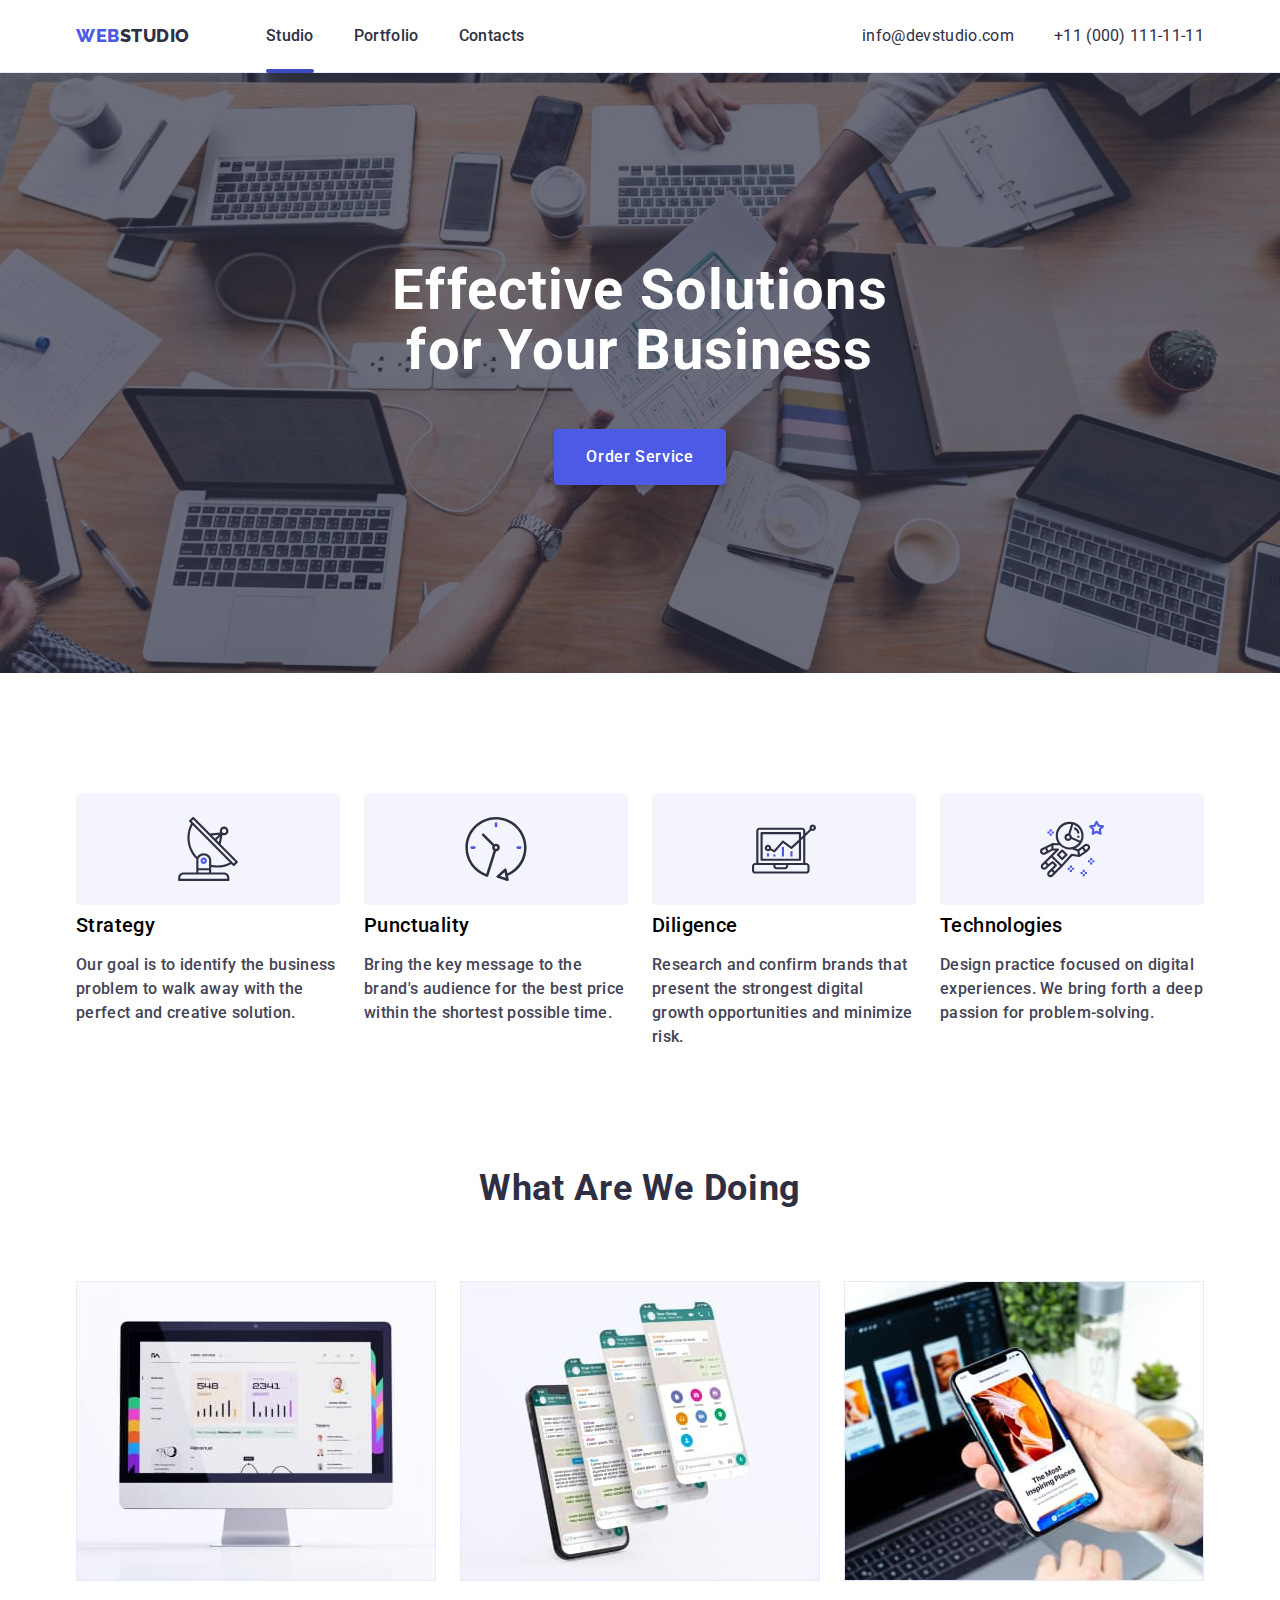
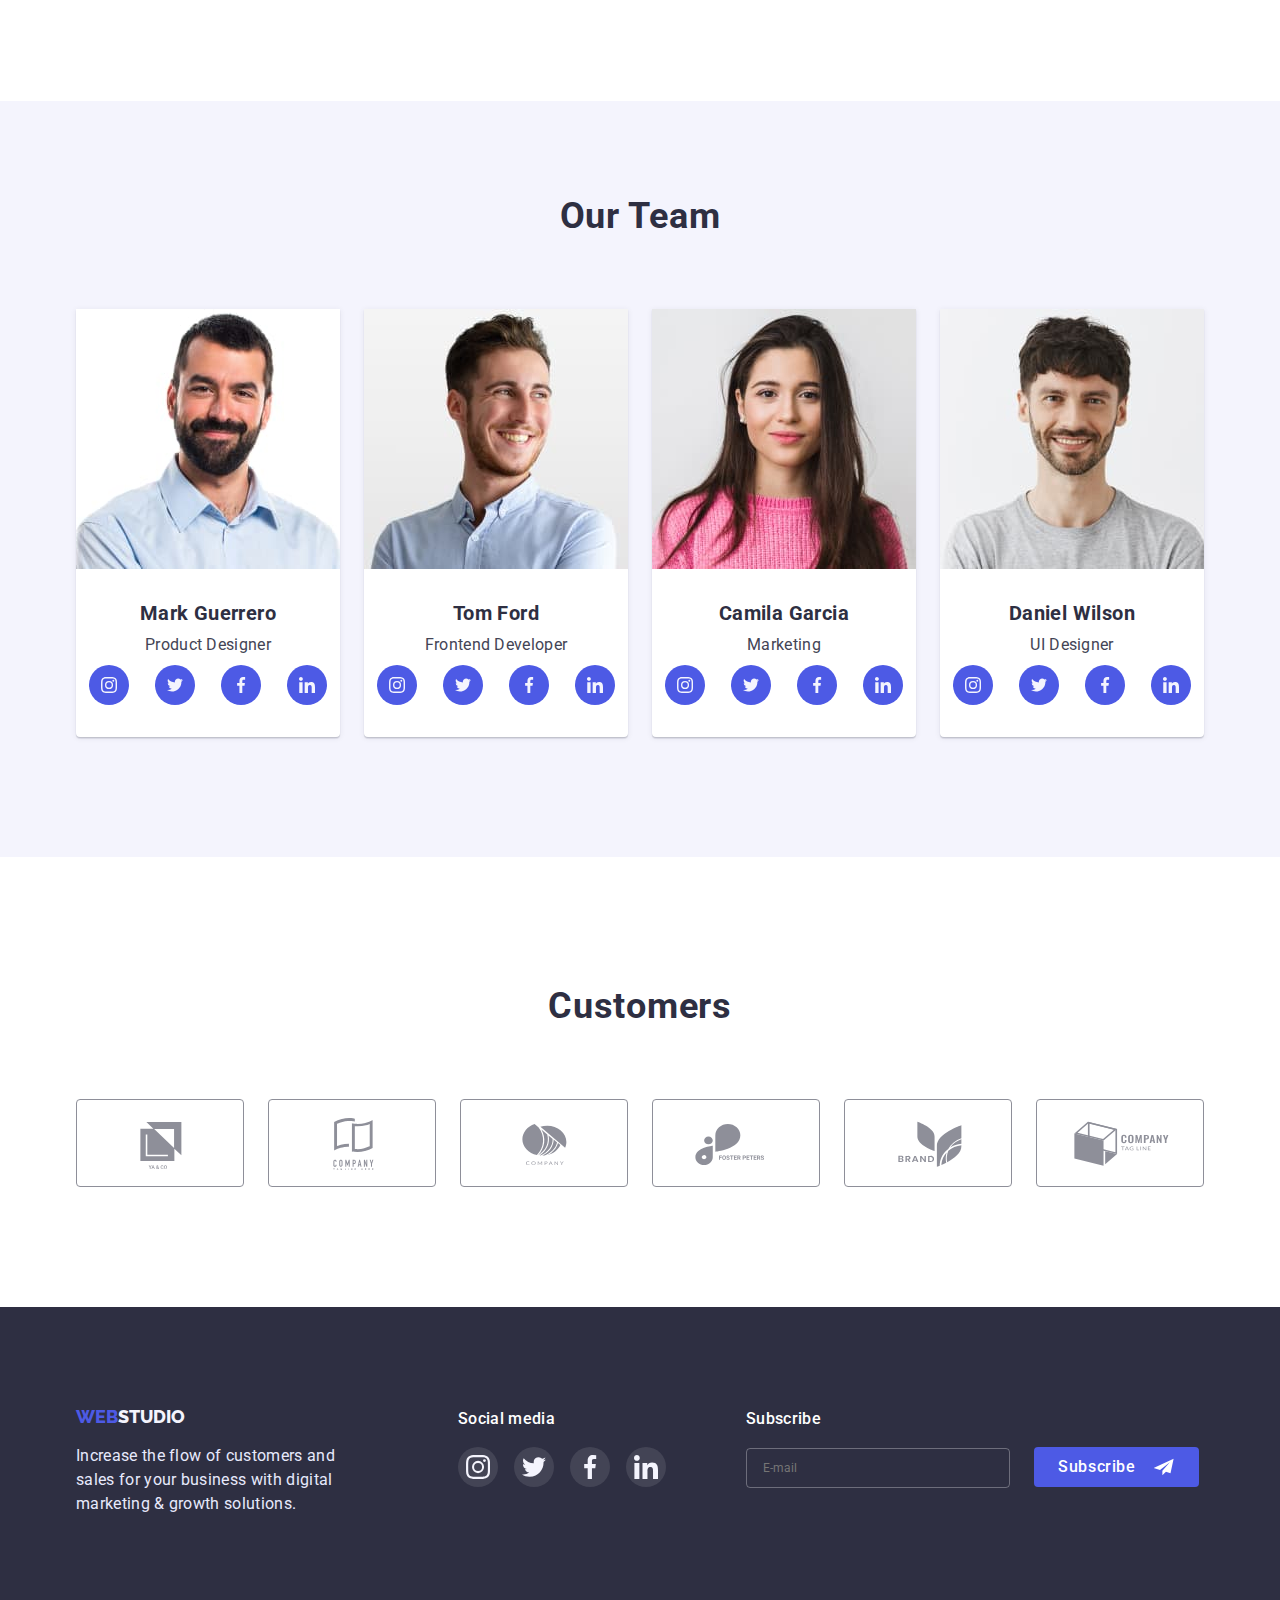
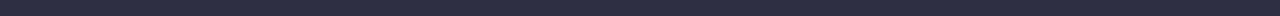
<file: index.html>
<!DOCTYPE html>
<html lang="en">
<head>
    <meta charset="UTF-8">
    <meta http-equiv="X-UA-Compatible" content="IE=edge">
    <meta name="viewport" content="width=device-width, initial-scale=1.0">
    <title>WebStudio</title>
    <link rel="preconnect" href="https://fonts.googleapis.com">
    <link rel="preconnect" href="https://fonts.gstatic.com" crossorigin>
    <link href="https://fonts.googleapis.com/css2?family=Raleway:wght@800&family=Roboto:wght@400;500;700&display=swap"
        rel="stylesheet">
    <link rel="stylesheet" href="https://cdn.jsdelivr.net/npm/modern-normalize@1.1.0/modern-normalize.min.css">
    <link rel="stylesheet" href="./css/styles.css">
    <link rel="stylesheet" href="./css/mobile-first.css">
</head>

<body class="body no-scroll">
    <!--___________________________________HEADER___________ -->
    <header class="page-header">
<div class="container header-conteiner">
        <nav class="navigation">
            <a class="link logo-link" href="./index.html"><span class="color-dark-logo">WEB</span>STUDIO</a>
            <ul class="list header-menu-item">
                <li><a class="link link-color current" href="./index.html">Studio</a></li>
                <li><a class="link link-color" href="./portfolio.html"> Portfolio</a></li>
                <li><a class="link link-color" href="">Contacts</a></li>
            </ul>
        </nav>
        <button type="button" class="header-mob-menu-open js-open-menu">
            <svg class="header-burger" width="32" height="22" data-menu-open>
                <use href="./images/humburger-defs.svg#icon-humburger"></use>
            </svg>
        </button>
    <address class="address">
        <ul class="contacts list">
            <li><a class="link link-color " href="mailto:info@devstudio.com">info@devstudio.com</a></li>
            <li><a class="link link-color " href="tel:+110001111111">+11 (000) 111-11-11</a></li>
        </ul>
    </address>
</div>

<!-- ___________________________________________MOB-MENu___ -->
    <div class="mobile-menu is-hidden" data-menu>
        <div class="container mob-menu-container">
        <nav class="navigation">
            <ul class="menu list mobile-header-menu-item">
                <li class="mob-menu-link"><a class="link link-color" href="./index.html">Studio</a></li>
                <li class="mob-menu-link"><a class="link link-color" href="./portfolio.html"> Portfolio</a></li>
                <li class="mob-menu-link"><a class="link link-color" href="">Contacts</a></li>
            </ul>
        </nav>
        <button class="mobile-menu-btn-close modal-close" type="button" data-menu-close>  
            <svg class="close-modal-button">
                <use href="./images/symbol-defs-vector.svg#icon-vector"></use>
            </svg>
        </button>
        <div class="">
        <address class="mob-menu-address">
            <ul class="mobile-menu-contacts list">
                <li class="tel"><a class="link link-color " href="tel:+110001111111">+11 (000) 111-11-11</a></li>
                <li class="mail"><a class="link link-color " href="mailto:info@devstudio.com">info@devstudio.com</a></li>
            </ul>
        </address>
            <div class="mobile-menu-soc-icon-list">
            <ul class="for-flex-mob-icon-soc">
                <li class="list-icon-soc list">
                    <a href="" class="mobile-menu-soc-icon-link soc-icon-link">
                        <svg class="mobile-menu-soc-icon soc-icon" width="24" height="24">
                            <use  href="./images/symbol-defs.svg#icon-instagram"></use>
                        </svg>
                    </a>
                </li>
                <li class="list-icon-soc list">
                    <a href="" class="mobile-menu-soc-icon-link soc-icon-link">
                        <svg class="mobile-menu-soc-icon soc-icon" width="24" height="24">
                            <use href="./images/symbol-defs.svg#icon-twitter"></use>
                        </svg>
                    </a>
                </li>
                <li class="list-icon-soc list">
                    <a href="" class="mobile-menu-soc-icon-link soc-icon-link">
                        <svg class="mobile-menu-soc-icon soc-icon" width="24" height="24">
                            <use href="./images/symbol-defs.svg#icon-facebook"></use>
                        </svg>
                    </a>
                </li>
                <li class="list-icon-soc list">
                    <a href="" class="mobile-menu-soc-icon-link soc-icon-link">
                        <svg class="mobile-menu-soc-icon soc-icon" width="24" height="24">
                            <use href="./images/symbol-defs.svg#icon-linkedin"></use>
                        </svg>
                    </a>
                </li>
            </ul>
            </div>
        </div>
    </div>
</header>
    <!-- ==================== /HEADER/ ==================== -->
    <main>
        <section class="hero hero-bg">
            <div class="container">
                <h1 class="title-hero">Effective Solutions for Your Business</h1>
                <button class="order-button box-hero data-modal-open" data-modal-open type="button">Order Service</button>
            </div>
        </section>  
        <section class="advantages section">
            <div class="container">
            <h2 class="title-advantages-hidden">our advantages</h2>
            <ul class="list advantages-list">
                <li class="advantages-general">
                    <div class="advantages-icon-box">
                        <svg class="advantages-icon" width="64" height="64">
                            <use href="./images/symbol-defs-3.svg#icon-strategy"></use>
                        </svg>
                    </div>
                    <h3 class="title-general-index">Strategy</h3>
                    <p class="text-general-index">Our goal is to identify the business problem to walk away with the perfect and creative solution.
                    </p>
                </li>
                <li class="advantages-general">
                    <div class="advantages-icon-box">
                        <svg class="advantages-icon" width="64" height="64">
                            <use href="./images/symbol-defs-3.svg#icon-punctuality"></use>
                        </svg>
                    </div>
                    <h3 class="title-general-index">Punctuality</h3>
                    <p class="text-general-index">Bring the key message to the brand's audience for the best price within the shortest possible
                        time.</p>
                </li>
                <li class="advantages-general">
                    <div class="advantages-icon-box">
                        <svg class="advantages-icon" width="64" height="64">
                            <use href="./images/symbol-defs-3.svg#icon-diligence"></use>
                        </svg>
                    </div>
                    <h3 class="title-general-index">Diligence</h3>
                    <p class="text-general-index">Research and confirm brands that present the strongest digital growth opportunities and minimize
                        risk.</p>
                </li>
                <li class="advantages-general">
                    <div class="advantages-icon-box">
                        <svg class="advantages-icon" width="64" height="64">
                            <use href="./images/symbol-defs-3.svg#icon-technologies"></use>
                        </svg>
                    </div>
                    <h3 class="title-general-index">Technologies</h3>
                    <p class="text-general-index">Design practice focused on digital experiences. We bring forth a deep passion for
                        problem-solving.</p>
                </li>
            </ul>
            </div>
        </section>
    <section class="section-jobs">
            <div class="container">
            <h2 class="title-jobs">What are we doing</h2>
            <ul class="list we-doing-list">
                <li class="image-jobs">
                    <img srcset="./images/about-img-1@x2.jpg 2x" src="./images/about-img-1.jpg" alt="computer monitor" width="360">
                </li>
                <li class="image-jobs">
                    <img srcset="./images/about-img-2@x2.jpg 2x" src="./images/about-img-2.jpg" alt="phone screen" width="360">
                </li>
                <li class="image-jobs">
                    <img srcset="./images/about-img-3@x2.jpg 2x" src="./images/about-img-3.jpg" alt="phone and laptop" width="360">
                </li>
            </ul>
            </div>
        </section>
        <section class="our-team section ">
        <div class="container">
            <h2 class="title-team">Our Team</h2>
            <ul class="title-team-list list">
                <li class="title-item-team">
                    <img srcset="./images/about-Mark@x2.jpg 2x" src="./images/about-Mark.jpg" alt="boy's photo" width="264">
                    <div class="our-team-resume">
                        <h3 class="title-general-team">Mark Guerrero</h3>
                        <p class="text-general-team">Product Designer</p>
                        <ul class="for-flex-icon-soc">
                            <li class="list-icon-soc-team list">
                                <a href="" class="soc-icon-link">
                                    <svg class="soc-icon" width="16" height="16">
                                        <use  href="./images/symbol-defs.svg#icon-instagram"></use>
                                    </svg>
                                </a>
                            </li>
                            <li class="list-icon-soc-team list">
                                <a href="" class="soc-icon-link">
                                    <svg class="soc-icon" width="16" height="16">
                                        <use href="./images/symbol-defs.svg#icon-twitter"></use>
                                    </svg>
                                </a>
                            </li>
                            <li class="list-icon-soc-team list">
                                <a href="" class="soc-icon-link">
                                    <svg class="soc-icon" width="16" height="16">
                                        <use href="./images/symbol-defs.svg#icon-facebook"></use>
                                    </svg>
                                </a>
                            </li>
                            <li class="list-icon-soc-team list">
                                <a href="" class="soc-icon-link">
                                    <svg class="soc-icon" width="16" height="16">
                                        <use href="./images/symbol-defs.svg#icon-linkedin"></use>
                                    </svg>
                                </a>
                            </li>
                        </ul>
                    </div>
                </li>
                <li class="title-item-team">
                    <img srcset="./images/about-Tom@x2.jpg 2x" src="./images/about-Tom.jpg" alt="boy's photo" width="264">
                    <div class="our-team-resume">
                        <h3 class="title-general-team">Tom Ford</h3>
                        <p class="text-general-team">Frontend Developer</p>
                        <ul class="for-flex-icon-soc">
                            <li class="list-icon-soc-team list">
                                <a href="" class="soc-icon-link">
                                    <svg class="soc-icon" width="16" height="16">
                                        <use  href="./images/symbol-defs.svg#icon-instagram"></use>
                                    </svg>
                                </a>
                            </li>
                            <li class="list-icon-soc-team list">
                                <a href="" class="soc-icon-link">
                                    <svg class="soc-icon" width="16" height="16">
                                        <use href="./images/symbol-defs.svg#icon-twitter"></use>
                                    </svg>
                                </a>
                            </li>
                            <li class="list-icon-soc-team list">
                                <a href="" class="soc-icon-link">
                                    <svg class="soc-icon" width="16" height="16">
                                        <use href="./images/symbol-defs.svg#icon-facebook"></use>
                                    </svg>
                                </a>
                            </li>
                            <li class="list-icon-soc-team list">
                                <a href="" class="soc-icon-link">
                                    <svg class="soc-icon" width="16" height="16">
                                        <use href="./images/symbol-defs.svg#icon-linkedin"></use>
                                    </svg>
                                </a>
                            </li>
                        </ul>
                    </div>
                </li>
                <li class="title-item-team">
                    <img srcset="./images/about-Camila@x2.jpg 2x" src="./images/about-Camila.jpg" alt="girl's photo" width="264">
                    <div class="our-team-resume">
                        <h3 class="title-general-team">Camila Garcia</h3>
                        <p class="text-general-team">Marketing</p>
                        <ul class="for-flex-icon-soc">
                            <li class="list-icon-soc-team list">
                                <a href="" class="soc-icon-link">
                                    <svg class="soc-icon" width="16" height="16">
                                        <use  href="./images/symbol-defs.svg#icon-instagram"></use>
                                    </svg>
                                </a>
                            </li>
                            <li class="list-icon-soc-team list">
                                <a href="" class="soc-icon-link">
                                    <svg class="soc-icon" width="16" height="16">
                                        <use href="./images/symbol-defs.svg#icon-twitter"></use>
                                    </svg>
                                </a>
                            </li>
                            <li class="list-icon-soc-team list">
                                <a href="" class="soc-icon-link">
                                    <svg class="soc-icon" width="16" height="16">
                                        <use href="./images/symbol-defs.svg#icon-facebook"></use>
                                    </svg>
                                </a>
                            </li>
                            <li class="list-icon-soc-team list">
                                <a href="" class="soc-icon-link">
                                    <svg class="soc-icon" width="16" height="16">
                                        <use href="./images/symbol-defs.svg#icon-linkedin"></use>
                                    </svg>
                                </a>
                            </li>
                        </ul>
                    </div>
                </li>
                <li class="title-item-team">
                    <img 
                    srcset="./images/about-Daniel@x2.jpg 2x" 
                    src="./images/about-Daniel.jpg" 
                    alt="boy's photo" 
                    width="264">
                    <div class="our-team-resume">
                        <h3 class="title-general-team">Daniel Wilson</h3>
                        <p class="text-general-team">UI Designer</p>
                        <ul class="for-flex-icon-soc">
                            <li class="list-icon-soc-team list">
                                <a href="" class="soc-icon-link">
                                    <svg class="soc-icon" width="16" height="16">
                                        <use  href="./images/symbol-defs.svg#icon-instagram"></use>
                                    </svg>
                                </a>
                            </li>
                            <li class="list-icon-soc-team list">
                                <a href="" class="soc-icon-link">
                                    <svg class="soc-icon" width="16" height="16">
                                        <use href="./images/symbol-defs.svg#icon-twitter"></use>
                                    </svg>
                                </a>
                            </li>
                            <li class="list-icon-soc-team list">
                                <a href="" class="soc-icon-link">
                                    <svg class="soc-icon" width="16" height="16">
                                        <use href="./images/symbol-defs.svg#icon-facebook"></use>
                                    </svg>
                                </a>
                            </li>
                            <li class="list-icon-soc-team list">
                                <a href="" class="soc-icon-link">
                                    <svg class="soc-icon" width="16" height="16">
                                        <use href="./images/symbol-defs.svg#icon-linkedin"></use>
                                    </svg>
                                </a>
                            </li>
                        </ul>
                    </div>
                </li>
            </ul>
        </div>
        </section>
        <section class="customers section">
        <div class="container">
            <h2 class="title-customers">Customers</h2>
            <div class="customers-icon">
                <ul class="customers-icon-list list">
                    <li class="customers-icon-list-item">
                        <a class="customers-link" href="">                        
                            <svg class="icon-compani" width="104" height="56">
                                <use href="./images/symbol-defs-2.svg#icon-Logo"></use>
                            </svg>
                        </a>
                    </li>
                    <li class="customers-icon-list-item">
                        <a class="customers-link" href="">                        
                            <svg class="icon-compani" width="104" height="56">
                                <use href="./images/symbol-defs-2.svg#icon-Logo-2"></use>
                            </svg>
                        </a>
                    </li>                    
                    <li class="customers-icon-list-item">
                        <a class="customers-link" href="">                        
                            <svg class="icon-compani" width="104" height="56">
                                <use href="./images/symbol-defs-2.svg#icon-Logo-3"></use>
                            </svg>
                        </a>
                    </li>                    
                    <li class="customers-icon-list-item">
                        <a class="customers-link" href="">                        
                            <svg class="icon-compani" width="104" height="56">
                                <use href="./images/symbol-defs-2.svg#icon-Logo-4"></use>
                            </svg>
                        </a>
                    </li>                    
                    <li class="customers-icon-list-item">
                        <a class="customers-link" href="">                        
                            <svg class="icon-compani" width="104" height="56">
                                <use href="./images/symbol-defs-2.svg#icon-Logo-5"></use>
                            </svg>
                        </a>
                    </li>                    
                    <li class="customers-icon-list-item">
                        <a class="customers-link" href="">                        
                            <svg class="icon-compani" width="104" height="56">
                                <use href="./images/symbol-defs-2.svg#icon-Logo-6"></use>
                            </svg>
                        </a>
                    </li>
                </ul>
            </div>
        </div>
        </section>
    </main>
    <footer class="footer footer-bg">
        <div class="container footer-flex container-mini">
            <div class="footer-first-column">
                <a class="link footer-logo" href="./index.html"><span class="color-dark-logo">WEB</span><span
                    class="color-white-logo">STUDIO</span></a>
                <p class="footer-text">Increase the flow of customers and sales for your business with digital marketing & growth solutions.
                </p>
            </div>
            <div class="footer-soc-icon">
                <h3 class="social-media">Social media</h3>
                <ul class="footer-soc-icon-list list">
                    <li class="footer-soc-icon-item">
                        <a class="footer-soc-icon-link link" href="">
                            <svg class="footer-svg" width="24" height="24">
                                <use href="./images/symbol-defs.svg#icon-instagram"></use>
                            </svg>
                        </a>
                    </li>
                    <li class="footer-soc-icon-item">
                        <a class="footer-soc-icon-link link" href="">
                            <svg class="footer-svg" width="24" height="24">
                                <use href="./images/symbol-defs.svg#icon-twitter"></use>
                            </svg>
                        </a>
                        
                    </li>
                    <li class="footer-soc-icon-item">
                        <a class="footer-soc-icon-link link" href="">
                            <svg class="footer-svg" width="24" height="24">
                                <use href="./images/symbol-defs.svg#icon-facebook"></use>
                            </svg>
                        </a>
                    </li>
                    <li class="footer-soc-icon-item">
                        <a class="footer-soc-icon-link link" href="">
                            <svg class="footer-svg" width="24" height="24">
                                <use href="./images/symbol-defs.svg#icon-linkedin"></use>
                            </svg>
                        </a>
                    </li>
                </ul>
            </div>
            <div class="footer-form">
                <form class="footer-message">
                    <h3 class="mail-sub">Subscribe</h3>
                        <div class="flex-subscribe-btn">
                            <input type="email" class="footer-mail" name="footer-mail" id="footer-mail" placeholder="E-mail">
                            <button type="submit" class="button btn-subscribe">Subscribe
                                <svg class="footer-send-icon">
                                    <use href="./images/frame-defs.svg#icon-Frame-3"></use>
                                </svg>
                            </button>
                        </div>
                </form>
            </div>
        </div>
    </footer>
    <div class="backdrop is-hidden" data-modal>
        <div class="modal">
            <button class="modal-close" data-modal-close type="button">  
                <svg class="close-modal-button">
                    <use href="./images/symbol-defs-vector.svg#icon-vector"></use>
                </svg>
            </button>
        <div class="modal-form">
            <p class="leave-contacts">Leave your contacts and we will call you back</p>
            <form action="#" class="modal-form">
                <label class="label-desc">
                    <span class="modal-input-desc">Name</span>
                    <span class="modal-icon-position">
                        <input type="text" name="name" class="input-styles" required>
                        <svg class="modal-icon" width="18" height="18">
                            <use href="./images/black-18dp.svg#icon-person-black-18dp-1"></use>
                        </svg>
                    </span>
                </label>
                <label class="label-desc">
                    <span class="modal-input-desc">Phone</span>
                    <span class="modal-icon-position">
                        <input type="tel" name="phone" class="input-styles" required>
                        <svg class="modal-icon" width="18" height="24">
                            <use href="./images/black-18dp.svg#icon-phone-black-18dp-1"></use>
                        </svg>
                    </span> 
                </label>
                <label class="label-desc">
                    <span class="modal-input-desc">Email</span>
                    <span class="modal-icon-position">
                        <input type="email" name="mail" class="input-styles" required>
                        <svg class="modal-icon" width="18" height="24">
                            <use href="./images/black-18dp.svg#icon-email-black-18dp-1"></use>
                        </svg>
                    </span>
                </label>
                <label class="label-desc">
                    <span class="modal-input-desc">Comment</span>
                    <textarea name="message" class="modal-textarea" placeholder="Text input"></textarea>
                </label>
                <input id="policity" type="checkbox" class="label-policity-check title-advantages-hidden" required>
                <label for="policity" class="label-policity-desc">
                    <span class="modal-fake-check">
                        <svg class="modal-fake-check-icon">
                            <use href="./images/sprite.svg#icon-tick"></use>
                        </svg>
                    </span>
                    I accept the terms and conditions of the&nbsp;
                    <a href="" class="modal-policity-link">Privacy Policy</a>
                </label>
                <button class="modal-send-btn">Send</button>
            </form>
        </div>
        </div>
    </div>
    <script src="./js/modal.js"></script>
    <script src="./js/mobile-menu.js"></script>
</body>
</html>
</file>
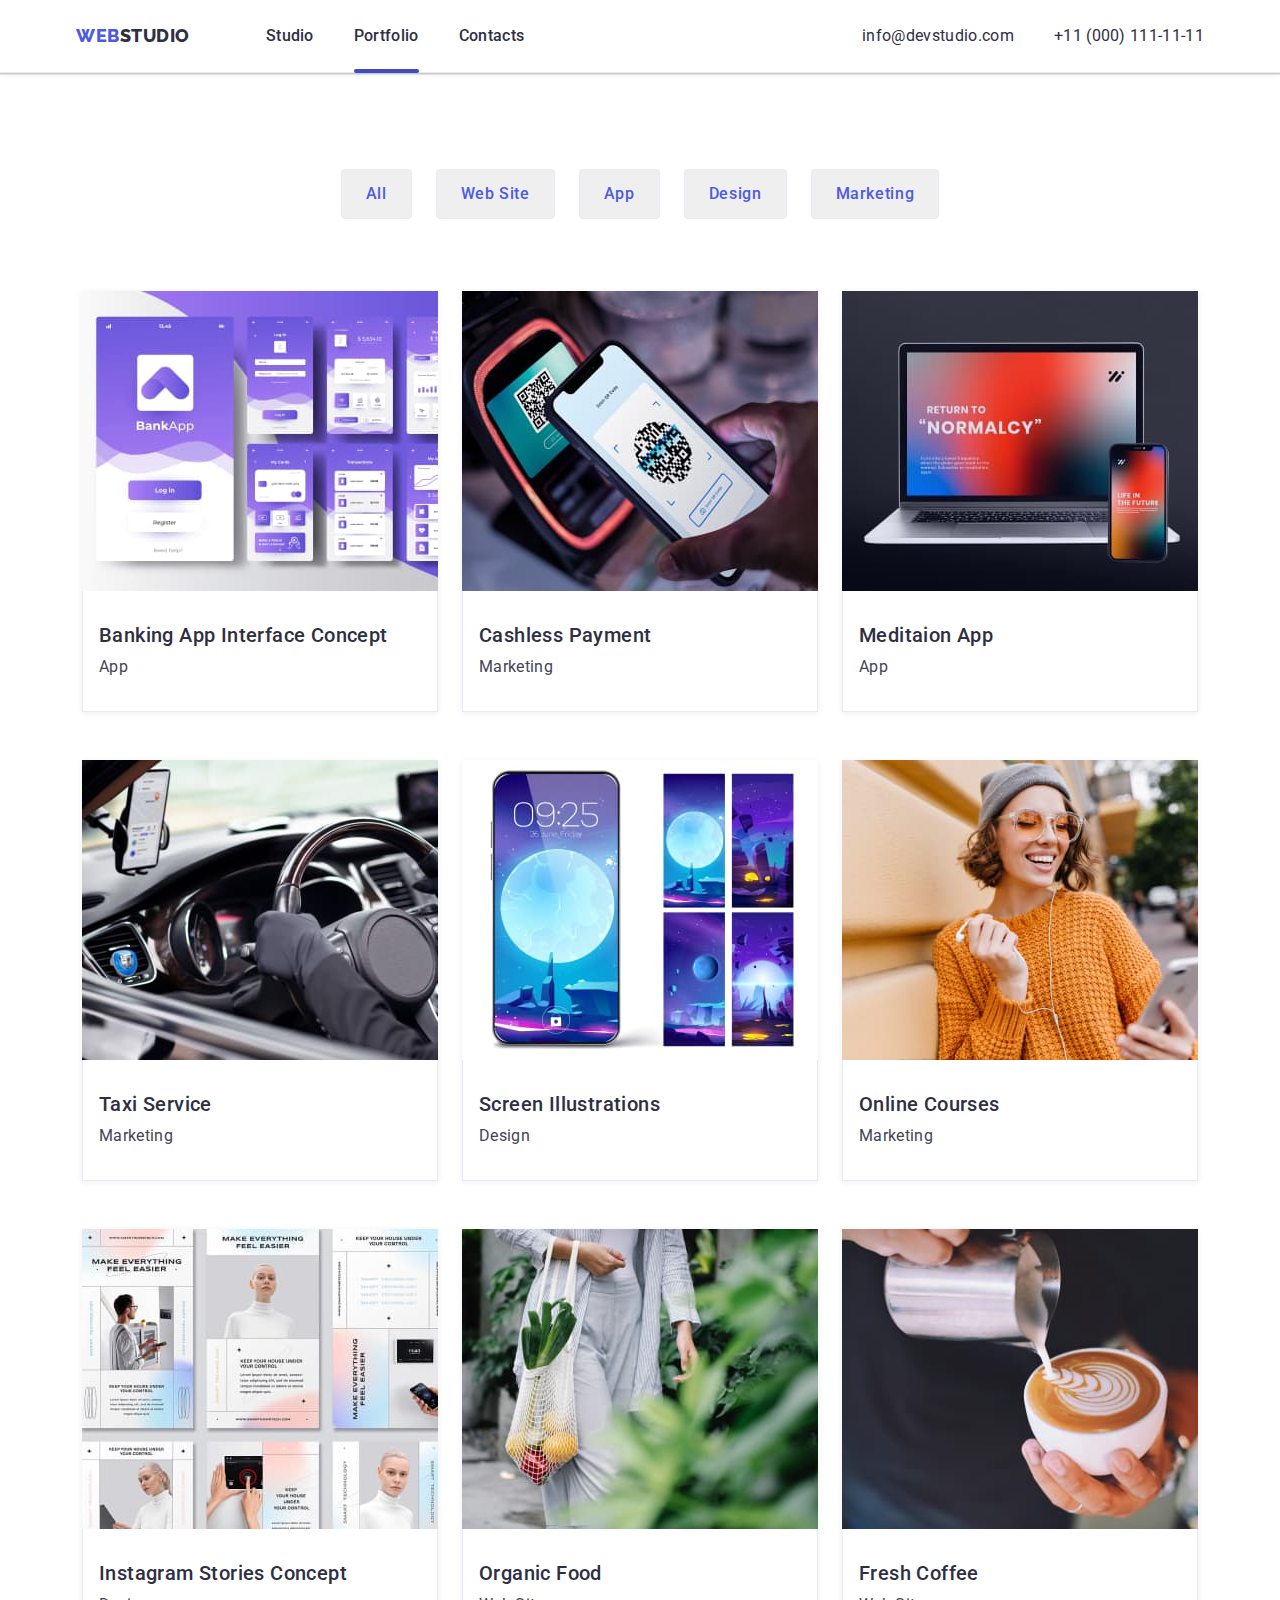
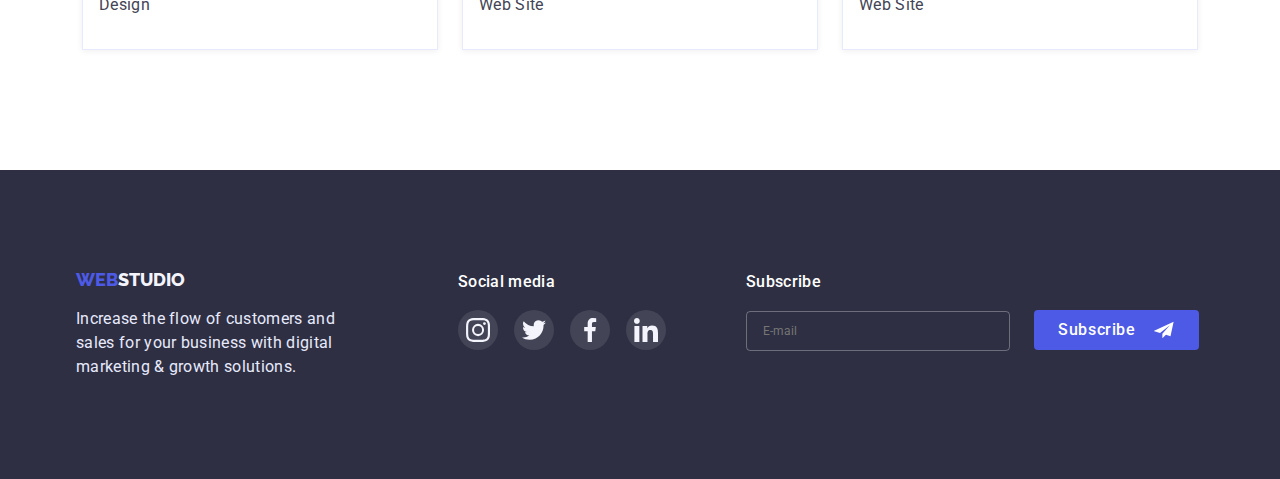
<file: portfolio.html>
<!DOCTYPE html>
<html lang="en">

<head>
    <meta charset="UTF-8">
    <meta http-equiv="X-UA-Compatible" content="IE=edge">
    <meta name="viewport" content="width=device-width, initial-scale=1.0">
    <title>WebStudio</title>
    <link rel="preconnect" href="https://fonts.googleapis.com">
    <link rel="preconnect" href="https://fonts.gstatic.com" crossorigin>
    <link href="https://fonts.googleapis.com/css2?family=Raleway:wght@800&family=Roboto:wght@400;500;700&display=swap"
        rel="stylesheet">
    <link rel="stylesheet" href="https://cdn.jsdelivr.net/npm/modern-normalize@1.1.0/modern-normalize.min.css">
    <link rel="stylesheet" href="./css/styles.css">
    <link rel="stylesheet" href="./css/mobile-first.css">
</head>

<body class="body no-scroll">
    <!--___________________________________HEADER___________ -->
    <header class="page-header">
<div class="container header-conteiner">
        <nav class="navigation">
            <a class="link logo-link" href="./index.html"><span class="color-dark-logo">WEB</span>STUDIO</a>
            <ul class="list header-menu-item">
                <li><a class="link link-color" href="./index.html">Studio</a></li>
                <li><a class="link link-color current" href="./portfolio.html"> Portfolio</a></li>
                <li><a class="link link-color" href="">Contacts</a></li>
            </ul>
        </nav>
        <button type="button" class="header-mob-menu-open js-open-menu">
            <svg class="header-burger" width="32" height="22" data-menu-open>
                <use href="./images/humburger-defs.svg#icon-humburger"></use>
            </svg>
        </button>
    <address class="address">
        <ul class="contacts list">
            <li><a class="link link-color " href="mailto:info@devstudio.com">info@devstudio.com</a></li>
            <li><a class="link link-color " href="tel:+110001111111">+11 (000) 111-11-11</a></li>
        </ul>
    </address>
</div>

<!-- ___________________________________________MOB-MENu___ -->
    <div class="mobile-menu is-hidden" data-menu>
        <div class="container mob-menu-container">
        <nav class="navigation">
            <ul class="menu list mobile-header-menu-item">
                <li class="mob-menu-link"><a class="link link-color" href="./index.html">Studio</a></li>
                <li class="mob-menu-link"><a class="link link-color" href="./portfolio.html"> Portfolio</a></li>
                <li class="mob-menu-link"><a class="link link-color" href="">Contacts</a></li>
            </ul>
        </nav>
        <button class="mobile-menu-btn-close modal-close" type="button" data-menu-close>  
            <svg class="close-modal-button">
                <use href="./images/symbol-defs-vector.svg#icon-vector"></use>
            </svg>
        </button>
        <div class="">
        <address class="mob-menu-address">
            <ul class="mobile-menu-contacts list">
                <li class="tel"><a class="link link-color " href="tel:+110001111111">+11 (000) 111-11-11</a></li>
                <li class="mail"><a class="link link-color " href="mailto:info@devstudio.com">info@devstudio.com</a></li>
            </ul>
        </address>
            <div class="mobile-menu-soc-icon-list">
            <ul class="for-flex-mob-icon-soc">
                <li class="list-icon-soc list">
                    <a href="" class="mobile-menu-soc-icon-link soc-icon-link">
                        <svg class="mobile-menu-soc-icon soc-icon" width="24" height="24">
                            <use  href="./images/symbol-defs.svg#icon-instagram"></use>
                        </svg>
                    </a>
                </li>
                <li class="list-icon-soc list">
                    <a href="" class="mobile-menu-soc-icon-link soc-icon-link">
                        <svg class="mobile-menu-soc-icon soc-icon" width="24" height="24">
                            <use href="./images/symbol-defs.svg#icon-twitter"></use>
                        </svg>
                    </a>
                </li>
                <li class="list-icon-soc list">
                    <a href="" class="mobile-menu-soc-icon-link soc-icon-link">
                        <svg class="mobile-menu-soc-icon soc-icon" width="24" height="24">
                            <use href="./images/symbol-defs.svg#icon-facebook"></use>
                        </svg>
                    </a>
                </li>
                <li class="list-icon-soc list">
                    <a href="" class="mobile-menu-soc-icon-link soc-icon-link">
                        <svg class="mobile-menu-soc-icon soc-icon" width="24" height="24">
                            <use href="./images/symbol-defs.svg#icon-linkedin"></use>
                        </svg>
                    </a>
                </li>
            </ul>
            </div>
        </div>
    </div>
</header>
    <main>
    <section class="button-section section">
    <div class="container">
        <h1 class="title-advantages-hidden">portfolio</h1>
        <ul class="list list-buttons">
                <li class="button-chek"><button class="buttons" type="button">All</button></li>
                <li class="button-chek"><button class="buttons" type="button">Web Site</button></li>
                <li class="button-chek"><button class="buttons" type="button">App</button></li>
                <li class="button-chek"><button class="buttons" type="button">Design</button></li>
                <li class="button-chek"><button class="buttons" type="button">Marketing</button></li>
        </ul>
        <ul class="list images-content">
            <li class="photo-item">
                <a class="photo-item-link link" href="" >
                    <div class="photo-top-container">
                        <img src="./images/about-banking.jpg" alt="bank app">
                        <p class="photo-top-text">14 Stylish and User-Friendly App Design Concepts · Task Manager App · Calorie Tracker App · Exotic Fruit Ecommerce App · Cloud Storage App</p>
                    </div>
                    <div class="content">
                        <h2 class="title-general">Banking App Interface Concept</h2>
                        <p class="text-general">App</p>
                    </div>
                </a>
            </li>
            <li class="photo-item">
                <a class="photo-item-link link" href="" >
                <div class="photo-top-container">
                    <img src="./images/about-cashless.jpg" alt="QR code scanning">
                    <p class="photo-top-text">14 Stylish and User-Friendly App Design Concepts · Task Manager App · Calorie Tracker App · Exotic Fruit Ecommerce App · Cloud Storage App</p>
                </div>
                    <div class="content">
                        <h2 class="title-general">Cashless Payment</h2>
                        <p class="text-general">Marketing</p>
                    </div>
                </a>
            </li>
            <li class="photo-item">
                <a class="photo-item-link link" href="" >
                    <div class="photo-top-container">
                        <img src="./images/about-meditaion.jpg" alt="laptop and phone">
                        <p class="photo-top-text">14 Stylish and User-Friendly App Design Concepts · Task Manager App · Calorie Tracker App · Exotic Fruit Ecommerce App · Cloud Storage App</p>
                    </div>
                    <div class="content">
                        <h2 class="title-general">Meditaion App</h2>
                        <p class="text-general">App</p>
                    </div>
                </a>
            </li>
            <li class="photo-item">
                <a class="photo-item-link link" href="" >
                    <div class="photo-top-container">
                        <img src="./images/about-taxi.jpg" alt="interior of the car">
                        <p class="photo-top-text">14 Stylish and User-Friendly App Design Concepts · Task Manager App · Calorie Tracker App · Exotic Fruit Ecommerce App · Cloud Storage App</p>
                    </div>
                    <div class="content">
                        <h2 class="title-general">Taxi Service</h2>
                        <p class="text-general">Marketing</p>
                    </div>
                </a>
            </li>
            <li class="photo-item">
                <a class="photo-item-link link" href="" >
                    <div class="photo-top-container">
                        <img src="./images/about-screen.jpg" alt="screensavers for the phone">
                        <p class="photo-top-text">14 Stylish and User-Friendly App Design Concepts · Task Manager App · Calorie Tracker App · Exotic Fruit Ecommerce App · Cloud Storage App</p>
                    </div>
                    <div class="content">
                        <h2 class="title-general">Screen Illustrations</h2>
                        <p class="text-general">Design</p>
                    </div>
                </a>
            </li>
            <li class="photo-item">
                <a class="photo-item-link link" href="" >
                    <div class="photo-top-container">
                        <img src="./images/about-online.jpg" alt="girl with headphones"> 
                        <p class="photo-top-text">14 Stylish and User-Friendly App Design Concepts · Task Manager App · Calorie Tracker App · Exotic Fruit Ecommerce App · Cloud Storage App</p>
                    </div>
                    <div class="content">
                        <h2 class="title-general">Online Courses</h2>
                        <p class="text-general">Marketing</p>
                    </div>
                </a>
            </li>
            <li class="photo-item">
                <a class="photo-item-link link" href="" >
                    <div class="photo-top-container">
                        <img src="./images/about-inst.jpg" alt="page from the social network">
                        <p class="photo-top-text">14 Stylish and User-Friendly App Design Concepts · Task Manager App · Calorie Tracker App · Exotic Fruit Ecommerce App · Cloud Storage App</p>
                    </div>
                    
                    <div class="content">
                        <h2 class="title-general">Instagram Stories Concept</h2>
                        <p class="text-general">Design</p>
                    </div>
                </a>
            </li> 
            <li class="photo-item">
                <a class="photo-item-link link" href="" >
                    <div class="photo-top-container">
                        <img src="./images/about-organic.jpg" alt="a package of vegetables">
                        <p class="photo-top-text">14 Stylish and User-Friendly App Design Concepts · Task Manager App · Calorie Tracker App · Exotic Fruit Ecommerce App · Cloud Storage App</p>
                    </div>
                    <div class="content">
                        <h2 class="title-general">Organic Food</h2>
                        <p class="text-general">Web Site</p>
                    </div>
                </a>
            </li>
            <li class="photo-item">
                <a class="photo-item-link link" href="" >
                    <div class="photo-top-container">
                        <img src="./images/about-fresh.jpg" alt="making cappuccino">
                        <p class="photo-top-text">14 Stylish and User-Friendly App Design Concepts · Task Manager App · Calorie Tracker App · Exotic Fruit Ecommerce App · Cloud Storage App</p>
                    </div>
                    <div class="content">
                        <h2 class="title-general">Fresh Coffee</h2>
                        <p class="text-general">Web Site</p>
                    </div>
                </a>
            </li>
        </ul>
    </div>
    </section>
    </main>
    <footer class="footer footer-bg">
        <div class="container footer-flex container-mini">
            <div class="footer-first-column">
                <a class="link footer-logo" href="./index.html"><span class="color-dark-logo">WEB</span><span
                    class="color-white-logo">STUDIO</span></a>
                <p class="footer-text">Increase the flow of customers and sales for your business with digital marketing & growth solutions.
                </p>
            </div>
            <div class="footer-soc-icon">
                <h3 class="social-media">Social media</h3>
                <ul class="footer-soc-icon-list list">
                    <li class="footer-soc-icon-item">
                        <a class="footer-soc-icon-link link" href="">
                            <svg class="footer-svg" width="24" height="24">
                                <use href="./images/symbol-defs.svg#icon-instagram"></use>
                            </svg>
                        </a>
                    </li>
                    <li class="footer-soc-icon-item">
                        <a class="footer-soc-icon-link link" href="">
                            <svg class="footer-svg" width="24" height="24">
                                <use href="./images/symbol-defs.svg#icon-twitter"></use>
                            </svg>
                        </a>
                        
                    </li>
                    <li class="footer-soc-icon-item">
                        <a class="footer-soc-icon-link link" href="">
                            <svg class="footer-svg" width="24" height="24">
                                <use href="./images/symbol-defs.svg#icon-facebook"></use>
                            </svg>
                        </a>
                    </li>
                    <li class="footer-soc-icon-item">
                        <a class="footer-soc-icon-link link" href="">
                            <svg class="footer-svg" width="24" height="24">
                                <use href="./images/symbol-defs.svg#icon-linkedin"></use>
                            </svg>
                        </a>
                    </li>
                </ul>
            </div>
            <div class="footer-form">
                <form class="footer-message">
                    <h3 class="mail-sub">Subscribe</h3>
                        <div class="flex-subscribe-btn">
                            <input type="email" class="footer-mail" name="footer-mail" id="footer-mail" placeholder="E-mail">
                            <button type="submit" class="button btn-subscribe">Subscribe
                                <svg class="footer-send-icon">
                                    <use href="./images/frame-defs.svg#icon-Frame-3"></use>
                                </svg>
                            </button>
                        </div>
                </form>
            </div>
        </div>
    </footer>
    <script src="./js/mobile-menu.js"></script>
</body>
</file>
<file: css/styles.css>
/* _________________________________________GENERAL */
:root{
    --text-button: #FFFFFF;
    --second-title: #2E2F42;
    --p-text: #434455;
    --gra: radial-gradient(rgba(46, 47, 66, 0.7),rgba(46, 47, 66, 0.7));
}

h1,h2,h3,h4,p{
    margin-top: 0;margin-bottom: 0;}

ul{
    margin-top: 0;margin-bottom: 0;padding-left: 0;}

img{
    display: block;}

.list{
    list-style: none;}
.link{
    text-decoration: none;
    font-style: normal;}

.body {font-family: 'Roboto', sans-serif;
    font-weight: 500;}

button{cursor: pointer;}

.container{
    padding-right: 15px;
    padding-left: 15px;
}


/* _______________________________________________HEADER */
.header-conteiner{
    display: flex;
    justify-content: space-between;
    align-items: center;
}
.page-header{
    padding-top: 24px;
    padding-bottom: 24px;
    border-bottom: 1px solid #E7E9FC;
    box-shadow: 0px 2px 1px rgba(46, 47, 66, 0.08), 0px 1px 1px rgba(46, 47, 66, 0.16), 0px 1px 6px rgba(46, 47, 66, 0.08);}

    /* ______________________________MOB-MENu */
.header-mob-menu-open{
    width: 32px;
    height: 22px;
    background-color: transparent;
    border: none;
    padding: 0;
}
.header-burger{
    stroke: var(--second-title);
}
.mob-menu-container{
    height: 100vh;
    display: flex;
    flex-direction: column;
    justify-content: space-between;
    position: relative;
    padding: 40px;
    padding-top: 80px;
}
.mobile-menu {
    position: fixed;
    width: 100%;
    height: 100vh;
    top: 0;
    left: 0;
    z-index: 1111;
    
    background-color: #fff;
}
.tel 
{
    margin-bottom: 40px;
    font-family: 'Roboto';
    font-style: normal;
    font-weight: 600;
    font-size: 25px;
    line-height: 1.11;

    color: #4D5AE5;}
.mail{
    margin-bottom: 48px;
font-size: 20px;
line-height: 1.2;
letter-spacing: 0.02em;
}


.mobile-header-menu-item {
    font-weight: 700;
    font-size: 36px;
    line-height: 1.11;
    letter-spacing: 0.02em;
}
.mob-menu-link:not(:last-child) { margin-bottom: 40px;} 

/* --------------------------------------------- */

/* _________________________________________________________NAVi  */

.logo-link{
font-family: 'Raleway',sans-serif;
font-style: normal;
font-weight: 800;
font-size: 18px;
line-height: 1.16;
letter-spacing: 0.03em;

color: #2E2F42;
}
.color-dark-logo{color: #4D5AE5;}
.color-white-logo{color: #F4F4FD;}

.link-color{color: #2E2F42;
    transition: color 250ms cubic-bezier(0.4, 0, 0.2, 1);
    }
    .link-color:is(:hover, :focus, :active)
    {color: #404BBF}
.current{
        position: relative;
    }
    
.current::after{
        content: '';
        position: absolute;
        bottom: -32px;
        right: 0;
        height: 4px;
        width: 100%;
        background: #404BBF;
        border-radius: 2px;
    }

.contacts{    
        font-style: normal;
        font-weight: 400;
        font-size: 12px;
        line-height: 1.33;
        letter-spacing: 0.04em;
    }

.for-flex-mob-icon-soc{
    display: flex;
    justify-content: space-between
}

/* _________________________________________________HERO */

.section{
    padding-bottom: 120px;}

.hero{
    background-image: var(--gra), url(../images/bg/mobile-dark-bg.jpg);
    background-size: cover;
    background-repeat: no-repeat;
    background-position: center;
    text-align: center;
    padding-top: 112px;
    padding-bottom: 112px;
} 
.hero-bg{background-color: #2E2F42;
}
@media screen and (min-device-pixel-ratio: 2) and (max-width: 479px),
screen and (min-resolution: 192dpi) and (max-width: 479px),
screen and (min-resolution: 2dppx) and (max-width: 479px) {
.hero {
    background-image: 
    var(--gra), url('../images/bg/mobile-dark-bg@2x.jpg');
}
}


.box-hero{   
    display: flex;
    justify-content: space-around;
    flex-direction: column;
}

.title-hero {
    max-width: 320px;
    height: 80px;
    font-size: 32px;
    line-height: 1.11;
    letter-spacing: 0.02em;

    margin-right: auto;
    margin-left: auto;
    margin-bottom: 72px;

    color: #FFFFFF;
}


.order-button{
margin-left: auto;
margin-right: auto;
border-radius: 4px;
border: transparent;
box-shadow: 0px 4px 4px rgba(0, 0, 0, 0.15);

    font-family: inherit;
    font-style: normal;
    font-weight: 500;
    font-size: 16px;
    line-height: 1.5;
    letter-spacing: 0.04em;
    padding: 16px 32px;
    color: var(--text-button);

    background-color: #4D5AE5;

    transition-property: background-color;
    transition-duration: 250ms;
    transition-timing-function: cubic-bezier(0.4, 0, 0.2, 1);
}

.order-button:is(:hover, :focus){
    background-color: #404BBF;}

/* portfolio ======================================= */
.buttons {
    padding: 12px 24px;
    font-family: inherit;
    font-weight: 500;
    font-size: 16px;
    line-height: 1.5;
    text-align: center;
    letter-spacing: 0.04em;

    color: #4D5AE5;
    border: 1px solid #E7E9FC;
    border-radius: 4px;
    
    transition: background-color 250ms cubic-bezier(0.4, 0, 0.2, 1), color 250ms cubic-bezier(0.4, 0, 0.2, 1), box-shadow 250ms cubic-bezier(0.4, 0, 0.2, 1), border-color 250ms cubic-bezier(0.4, 0, 0.2, 1);
}

.buttons:hover,
.buttons:focus {
    background-color: #404BBF;
    color: var(--text-button);
    box-shadow: 0px 3px 1px rgba(0, 0, 0, 0.1), 0px 2px 1px rgba(0, 0, 0, 0.08), 0px 2px 2px rgba(0, 0, 0, 0.12);
    border-color: #404BBF;
}

.list-buttons{
    margin-bottom: 48px;
    display: flex;
    flex-wrap: wrap;
    justify-content: start; 

    gap:24px;
    row-gap: 16px;
}
.button-section{
    padding-top: 96px;}

.images-content{
    display: flex;
    flex-wrap: wrap;
    justify-content: center;
    gap: 24px;
    row-gap: 48px;
}
.content{
    padding-top: 32px;
    padding-bottom: 32px;
    padding-left: 16px;
    border: 1px solid #E7E9FC;
    border-top: none;}

.photo-item{
    box-shadow: 0px 1px 6px rgba(46, 47, 66, 0.08);

    transition: box-shadow 250ms cubic-bezier(0.4, 0, 0.2, 1);
}

.photo-item-link{
    display: block;
    width: 396px;
}

.photo-item-link:is(:hover, :focus) .photo-top-text{
    transform: translatey(0%);
}

.photo-item:hover,
.photo-item:focus{
    box-shadow: 0px 1px 6px rgba(46, 47, 66, 0.08), 0px 1px 1px rgba(46, 47, 66, 0.16), 0px 2px 1px rgba(46, 47, 66, 0.08);
    
}

.photo-top-container{
    position: relative;
    overflow: hidden;
}


.photo-top-text{
    position: absolute;
    top: 0;
    height: 100%;
    transform: translatey(100%);

    padding: 40px 32px;


    font-style: normal;
    font-weight: 400;
    font-size: 16px;
    line-height: 1.5;

    color: #F4F4FD;
    background-color: #4d5ae5f1;

    transition: transform 250ms cubic-bezier(0.4, 0, 0.2, 1);
    overflow: auto;
}


    /* ======================================================== */

/* ________________________________________________________SECT2 */
.title-advantages-hidden{ 
    position: absolute;
    width: 1px;
    height: 1px;
    margin: -1px;
    border: 0;
    padding: 0;

    white-space: nowrap;
    clip-path: inset(100%);
    clip: rect(0 0 0 0);
    overflow: hidden;
} 

.advantages{
    padding-top: 96px;
    padding-bottom: 96px;}

.advantages-icon-box{
    display: none;
}

.title-general-index {
    margin-bottom: 8px;
    font-weight: 700;
    font-size: 36px;
    line-height: 1.11;
    
    text-align: center;
letter-spacing: 0.02em;
text-transform: capitalize;
}

.text-general-index{
    font-size: 16px;
    line-height: 1.5;
    letter-spacing: 0.02em;

    color: var(--p-text);
}
.title-general{
    margin-bottom: 8px;
    font-weight: 700;
    font-size: 36px;
    line-height: 1.11;
    
    text-align: center;
letter-spacing: 0.02em;
text-transform: capitalize;

    color: var(--second-title);
}
.text-general{
    font-size: 16px;
    line-height: 1.5;
    letter-spacing: 0.02em;

    color: var(--p-text);
}
.advantages-general:not(:last-child){
    margin-bottom: 72px;
}
/* ________________________________________________________SECT3 */
.title-jobs{
display: none;}

.we-doing-list{
    display: none}

/* ________________________________________________________SECT4 */
.our-team {
    background-color:#F4F4FD;;
    padding-top: 96px;
}
.our-team-resume{
    padding-top: 32px;
padding-bottom: 32px; }
.title-team{
    margin-bottom: 72px;
    font-weight: 700;
    font-size: 36px;
    line-height: 1.11;
    text-align: center;
    letter-spacing: 0.02em;
    text-transform: capitalize;

    color: #2E2F42;}


.title-item-team{
    margin-left: auto;
    margin-right: auto;
    width: 264px;
    text-align: center;
background: #FFFFFF;
box-shadow: 0px 1px 6px rgba(46, 47, 66, 0.08), 0px 1px 1px rgba(46, 47, 66, 0.16), 0px 2px 1px rgba(46, 47, 66, 0.08);
border-radius: 0px 0px 4px 4px;}

.title-item-team:not(:last-child)
{margin-bottom: 72px;
}

.title-general-team{
    margin-bottom: 8px;
    font-size: 20px;
    line-height: 1.2;
    letter-spacing: 0.02em;

    color: var(--second-title);
}
.text-general-team{
    margin-bottom: 8px;
    font-weight: 400;
    font-size: 16px;
    line-height: 1.5;
    letter-spacing: 0.02em;

    color: var(--p-text);
}

.soc-icon-link{
    display: flex;
    justify-content: center;
    align-items: center;
    height: 40px;
    width: 40px;
    background-color: #4D5AE5;
    border-radius: 50%;

    transition: background-color 250ms cubic-bezier(0.4, 0, 0.2, 1);
}
.soc-icon-link:hover,.soc-icon-link:focus{
    background-color: #404BBF;
} 

.soc-icon{
    fill: #F4F4FD;}

.for-flex-icon-soc{
    display: flex;
    justify-content: space-around; } 

/* ________________________________________________________sect4  */
.title-customers{
    
    margin-bottom: 72px;
    font-weight: 700;
    font-size: 36px;
    line-height: 1.11;
    text-align: center;
    letter-spacing: 0.02em;
    text-transform: capitalize;

    color: #2E2F42;}

.customers{
    padding-top: 130px;
}

.customers-link{
    display: flex;
    justify-content: center;
    align-items: center;
    height: 88px;
    width: 168px;
    border: 1px solid #8E8F99;
    border-radius: 4px;

    transition: border-color 250ms cubic-bezier(0.4, 0, 0.2, 1);
}

.customers-icon-list{
    display: flex;
    justify-content: center;
    align-items: center;
    flex-wrap: wrap;
    gap: 24px;  
    row-gap: 72px;
    }



.icon-compani{
    align-items: center;
    fill: #8E8F99;

    transition: fill 250ms cubic-bezier(0.4, 0, 0.2, 1);
}

.customers-link:is(:hover, :focus){
    border-color: #404BBF;}

.customers-link:is(:hover, :focus) .icon-compani{
    fill: #404BBF;
}


/* ________________________________________________________FOOTER */
.footer {
    padding-top: 100px;
    padding-bottom: 100px;
}
.footer-bg{
    background-color: #2E2F42;
}


.footer-text{
    margin-left: auto;
    margin-right: auto;
    max-width: 262px;
    font-weight: 400;
    font-size: 16px;
    line-height: 1.5;
    letter-spacing: 0.02em;

    color: #E7E9FC;
}
.footer-first-column{
    margin-bottom: 72px;
    margin-left: auto;
margin-right: auto;}

.footer-logo{
    display: block;
    margin-bottom: 16px;
text-align: center;
    font-family: 'Raleway',sans-serif;
    font-style: normal;
    font-weight: 800;
font-size: 18px;
line-height: 1.16;
}
.social-media{
    margin-bottom: 16px;
    text-align: center;
font-weight: 500;
font-size: 16px;
line-height: 1.5;
letter-spacing: 0.02em;

color: #FFFFFF;}
.footer-soc-icon{
    margin-bottom: 72px;
}

.footer-soc-icon-list {
    display: flex;
    justify-content: center;
    gap: 16px;
}

.footer-soc-icon-link{
    display: flex;
    height: 40px;
    width: 40px;
    border-radius: 50%;
    justify-content: center;
    align-items: center;

    background-color: #FFFFFF1A;

    transition: background-color 250ms cubic-bezier(0.4, 0, 0.2, 1)
}

.footer-soc-icon-link:hover,.footer-soc-icon-link:focus{
    background-color: #31D0AA;
}
.footer-svg {
    fill: var(--text-button);
}


.footer-mail{
    display: block;
width: 100%;
height: 40px;
margin-bottom: 16px;
padding-left: 16px;

font-family: 'Roboto';
font-style: normal;
font-weight: 400;
font-size: 12px;
line-height: 2;

color: rgba(255, 255, 255, 0.6);

background-color: transparent;
border: 1px solid rgba(255, 255, 255, 0.3);
border-radius: 4px

}

.mail-sub{
margin-bottom: 16px;
text-align: center;
font-weight: 500;
font-size: 16px;
line-height: 1.5;
letter-spacing: 0.02em;

color: #FFFFFF;
}


.btn-subscribe{
    margin-right: auto;
    margin-left: auto;
    display: flex;
    justify-content:center;
    align-items: center;
    gap: 16px;

    width: 165px;
    height: 40px;
    background: #4D5AE5;
    border-radius: 4px;
    border: none;
    padding: 8px 24px;

font-style: normal;
font-weight: 500;
font-size: 16px;
line-height: 1.5;
letter-spacing: 0.04em;

color: #FFFFFF;
transition: background-color 250ms cubic-bezier(0.4, 0, 0.2, 1);
}
.btn-subscribe:is(:hover, :focus){
    background-color: #404BBF;
}

.footer-send-icon{
    fill: #FFFFFF;
    width: 24px;
    height: 20px;
}
/* ===============================================MODAL+++ */
.is-hidden{
    opacity: 0;
    visibility: hidden;
    pointer-events: none;
}

.backdrop {
    position: fixed;
    top: 0;
    width: 100%;
    height: 100%;
    background: rgba(46, 47, 66, 0.4);

    transition: opacity 250ms linear, visibility 250ms linear;
}
.modal {
    position: absolute;
    top: 50%;
    right: 50%;
    transform: translate(50%, -50%);
    min-width: 300px;
    height: 90%;
    max-height: 586px;
    overflow: auto;

    padding: 72px 24px 24px 24px;

    background-color: #FCFCFC;
    box-shadow: 0px 1px 1px rgba(0, 0, 0, 0.14), 0px 1px 3px rgba(0, 0, 0, 0.12), 0px 2px 1px rgba(0, 0, 0, 0.2);
    border-radius: 4px;
}
.modal-close {
    position: absolute;
    top: 0;
    right: 0;
    transform: translate(-100%, 100%);

    display: flex;
    justify-content: center;
    align-items: center;
    

    border-radius: 50%;
    border: 1px solid rgba(0, 0, 0, 0.1);;
    width: 24px;
    height: 24px;
    background-color:  #E7E9FC;

    transition: background-color 250ms cubic-bezier(0.4, 0, 0.2, 1)
}

    .close-modal-button{
        width: 8px;
        height: 8px;
        
        fill: #000000;
    transition: fill 250ms cubic-bezier(0.4, 0, 0.2, 1);
}

.modal-close:is(:hover,:focus,:active){

    background-color: #404BBF;
}

.modal-close:is(:hover, :focus, :active) .close-modal-button{
    fill: #FFFFFF;
}


.leave-contacts {
    font-family: 'Roboto';
font-style: normal;
font-weight: 500;
font-size: 16px;
line-height: 1.5;
text-align: center;
letter-spacing: 0.02em;
margin-bottom: 14px;

color: #2E2F42;
}

.label-desc {
display: block;
margin-bottom: 8px;
}

.input-styles{
    position: relative;
    display: block;

    width: 100%;
    height: 40px;
    padding-left: 40px;

    transition: border-color 250ms cubic-bezier(0.4, 0, 0.2, 1);

    border: 1px solid rgba(33, 33, 33, 0.2);
    border-radius: 4px
    
}
.input-styles:focus{
    outline: none;
    border-color: #4D5AE5;}

.input-styles:focus + .modal-icon{
    fill: #4D5AE5;
}    

.modal-input-desc {
    display: block;
    margin-bottom: 4px;
    font-style: normal;
    font-size: 12px;
    line-height: 1.33;
    letter-spacing: 0.01em;   
    
    color: #8E8F99;
}

.modal-textarea{
    resize: none;

    width: 100%;
    height: 120px;
    padding: 8px 16px;

    transition: border-color 250ms cubic-bezier(0.4, 0, 0.2, 1);

    border: 1px solid rgba(33, 33, 33, 0.2);
    border-radius: 4px;
    outline: none;
}
.modal-textarea:focus{
    border-color: #4D5AE5;
}


.modal-textarea::placeholder{
font-style: normal;
font-weight: 400;
font-size: 12px;
line-height: 1.33;
letter-spacing: 0.04em;

color: rgba(117, 117, 117, 0.5);
}

.modal-send-btn{
    display: block;
    width: 169px;
    height: 56px;
    font-style: normal;
font-weight: 500;
font-size: 16px;
line-height: 1.5;
margin-left: auto;
margin-right: auto;
margin-top: 24px;


    background-color: #4D5AE5;
    box-shadow: 0px 4px 4px rgba(0, 0, 0, 0.15);
    border: none;
    border-radius: 4px;
    color: var(--text-button);
    
    transition: background-color 250ms cubic-bezier(0.4, 0, 0.2, 1);
}

.modal-send-btn:hover,
.modal-send-btn:focus{
    background-color: #404BBF;
}

.modal-icon-position{
    position: relative;
}

.modal-icon{
position: absolute;
top: 50%;
left: 19px;
transform: translatey(-50%);
transition: fill 250ms cubic-bezier(0.4, 0, 0.2, 1);;
}
.modal-fake-check{
    margin-right: 8px;
    display: block;
    min-width: 16px;
    height: 16px;
    content: '';
    
    border: 1.25px solid #2E2F42;
    border-radius: 2px;
    cursor: pointer;
}

.label-policity-desc{
display: flex;
align-items: center;

position: relative;
font-style: normal;
font-size: 12px;
line-height: 1.33;
letter-spacing: 0.04em;

color: #757575;
}

.label-policity-check:checked + .label-policity-desc > .modal-fake-check{
    background-color: #404BBF;
    border: none;
}
.label-policity-check:focus + .label-policity-desc > .modal-fake-check{
    border: 2px solid #404BBF;
}
.label-policity-check:checked + .label-policity-desc .modal-fake-check-icon{
    opacity: 1;
}

.modal-fake-check-icon{
    position: absolute;
    top: 50%;
    left: 3px;
    transform: translatey(-50%);
    opacity: 0;

    width: 10px;
    height: 8px;
    
    fill: #FFFFFF;
}

.label-policity-check:checked ~ .modal-fake-check-icon{
    fill: #31D0AA;
}
</file>
<file: css/mobile-first.css>
@media screen and (max-width: 768px) {
  .address {
    display: none;
  }
  .header-menu-item {
    display: none;
  }
}

@media screen and (min-width: 480px) {
  .container {
    width: 426px;
    margin-left: auto;
    margin-right: auto;
  }

  .hero{
    background-image: var(--gra), url(../images/bg/tablete-dark-bg.jpg);
  }

  .title-general-index {
    font-weight: 700;
  font-size: 36px;
  line-height: 40px;
  text-align: center;
  letter-spacing: 0.02em;
  padding-bottom: 8px;
  }

  .text-general-index {
    font-weight: 500;
  font-size: 16px;
  line-height: 1.5;
  letter-spacing: 0.02em;
  }

  .title-general {
    text-align: left;
    font-weight: 500;
    font-size: 20px;
    line-height: 1.2;
    letter-spacing: 0.02em;
  }

  
  @media screen and (min-device-pixel-ratio: 2),
  (min-resolution: 192dpi),
  (min-resolution: 2dppx){
    .hero {
      background-image: 
      var(--gra), url('../images/bg/tablete-dark-bg@2x.jpg');
    }
  }

  .title-jobs{
    display: none;
  }
  .we-doing-list{
    display: none;
  }
}


@media screen and (min-width: 768px) {
  .header-mob-menu-open {
    display: none;
  }

  .container {
    width: 767px;
  }
  .header-menu-item{
    display: flex;
    justify-content: center;
    align-items: center; 
    gap: 40px;

    font-size: 16px;
    line-height: 1.5;
    letter-spacing: 0.02em;

    color: #f34f0e;
    }
 
.navigation{
        display: flex;
        align-items: center;
    }
.logo-link{
        margin-right: 76px;
    }
.address{
    font-style: normal;
    margin-left: auto;
}
.hero{
  background-image: var(--gra), url(../images/bg/desktop-dark-bg.jpg);
  padding-bottom: 108px;
}

@media screen and (min-device-pixel-ratio: 2),
(min-resolution: 192dpi),
(min-resolution: 2dppx){
  .hero {
    background-image: 
    var(--gra), url('../images/bg/desktop-dark-bg@2x.jpg');
  }
}

.title-hero {
    max-width: 496px;
    height: 120px;
    font-size: 56px;
    line-height: 1.07;
    margin-bottom: 48px;
}
.title-general-index{
  text-align: left;
  font-weight: 700;
  font-size: 20px;
  letter-spacing: 0.02em;
}
.title-general{
  text-align: left;
  font-weight: 500;
  font-size: 20px;
  letter-spacing: 0.02em;
}



    .advantages-list{
        display: flex;
        flex-wrap: wrap;
        gap: 24px;
        row-gap: 72px;
    }
    .advantages-general
    {width: calc((100% - 24px) / 2);
    }

    .advantages-general:not(:last-child){
        margin-bottom: 0;
    }

    .title-item-team{
        margin-left: 0;
        margin-right: 0;
      }
.title-item-team:not(:last-child){
  margin-bottom: 0;
}

    .title-team-list{
        display: flex;
        flex-wrap: wrap;
        justify-content: center;
        gap: 24px;
        row-gap: 64px;
    }

    .footer-flex{
      display: flex;
      justify-content: start;
      flex-wrap: wrap;
      gap: 24px;
      row-gap: 0;
    }
    .footer-logo{
      text-align: left;
    }
    .footer-first-column{
      margin-right: 0;
      margin-left: 0;
    }
    .social-media{
      text-align: left;
    }
    .mail-sub{
      text-align: left;
    }
    .footer-mail{
  width: 264px;
  margin-bottom: 0;
} 
.flex-subscribe-btn{
  display: flex;
  gap: 24px;
  align-items: baseline;
}
.list-buttons{
  margin-bottom: 72px;
  justify-content: center; 
}
.photo-item-link{
  width: 356px;
}
}


@media screen and (min-width: 1200px) {

  .container {
    width: 1158px;}

  .current::after{bottom: -28px;}

  .contacts{  
    display: flex;
    gap: 40px;
    
  font-size: 16px;
  line-height: 1.5px;
  letter-spacing: 0.02em;
}

.hero{
  padding-top: 188px;
  padding-bottom: 188px;}

  .title-general-index{
    font-weight: 500;
    font-size: 20px;
    line-height: 1.2;}

      .title-general{
        font-weight: 500;
        font-size: 20px;
        line-height: 1.2;}

        .text-general{
          font-weight: 400;}

    .advantages-icon-box{
        display: flex;
        justify-content: center;
        align-items: center;
        width: 264px;
        height: 112px;
        background-color: #F4F4FD;
    border-radius: 4px;
    margin-bottom: 8px;
    gap: calc((100% - 3 * 24px) / 4);
    }
.advantages{
        padding-top: 120px;
        padding-bottom: 120px;}
        
.advantages-general{
            width: calc((100% - 24px * 3) / 4 );
        }
    
.title-jobs{
    display: block;
    margin-bottom: 72px;
    font-weight: 700;
    font-size: 36px;
    line-height: 1.11;
    text-align: center;
    letter-spacing: 0.02em;
    text-transform: capitalize;

    color: #2E2F42;}
.section-jobs{
    padding-bottom: 120px;}

.we-doing-list{
        display: flex;
        gap: 24px;
    }
.title-item-team{
        width: calc((100% - 3 * 24px) / 4);}

.footer-flex{
  gap: 0;
}

  .footer-first-column{
    margin-bottom: 0;
    margin-right: 120px;
    margin-left: 0;
  }
  .footer-soc-icon{
    margin-bottom: 0;
    margin-right: 80px;
  }

  .photo-item-link{
    
}
}



@media screen and (min-width: 768px) and (max-width: 1200px) {
  .container-mini{
    width: 582px;
  }
}
</file>
